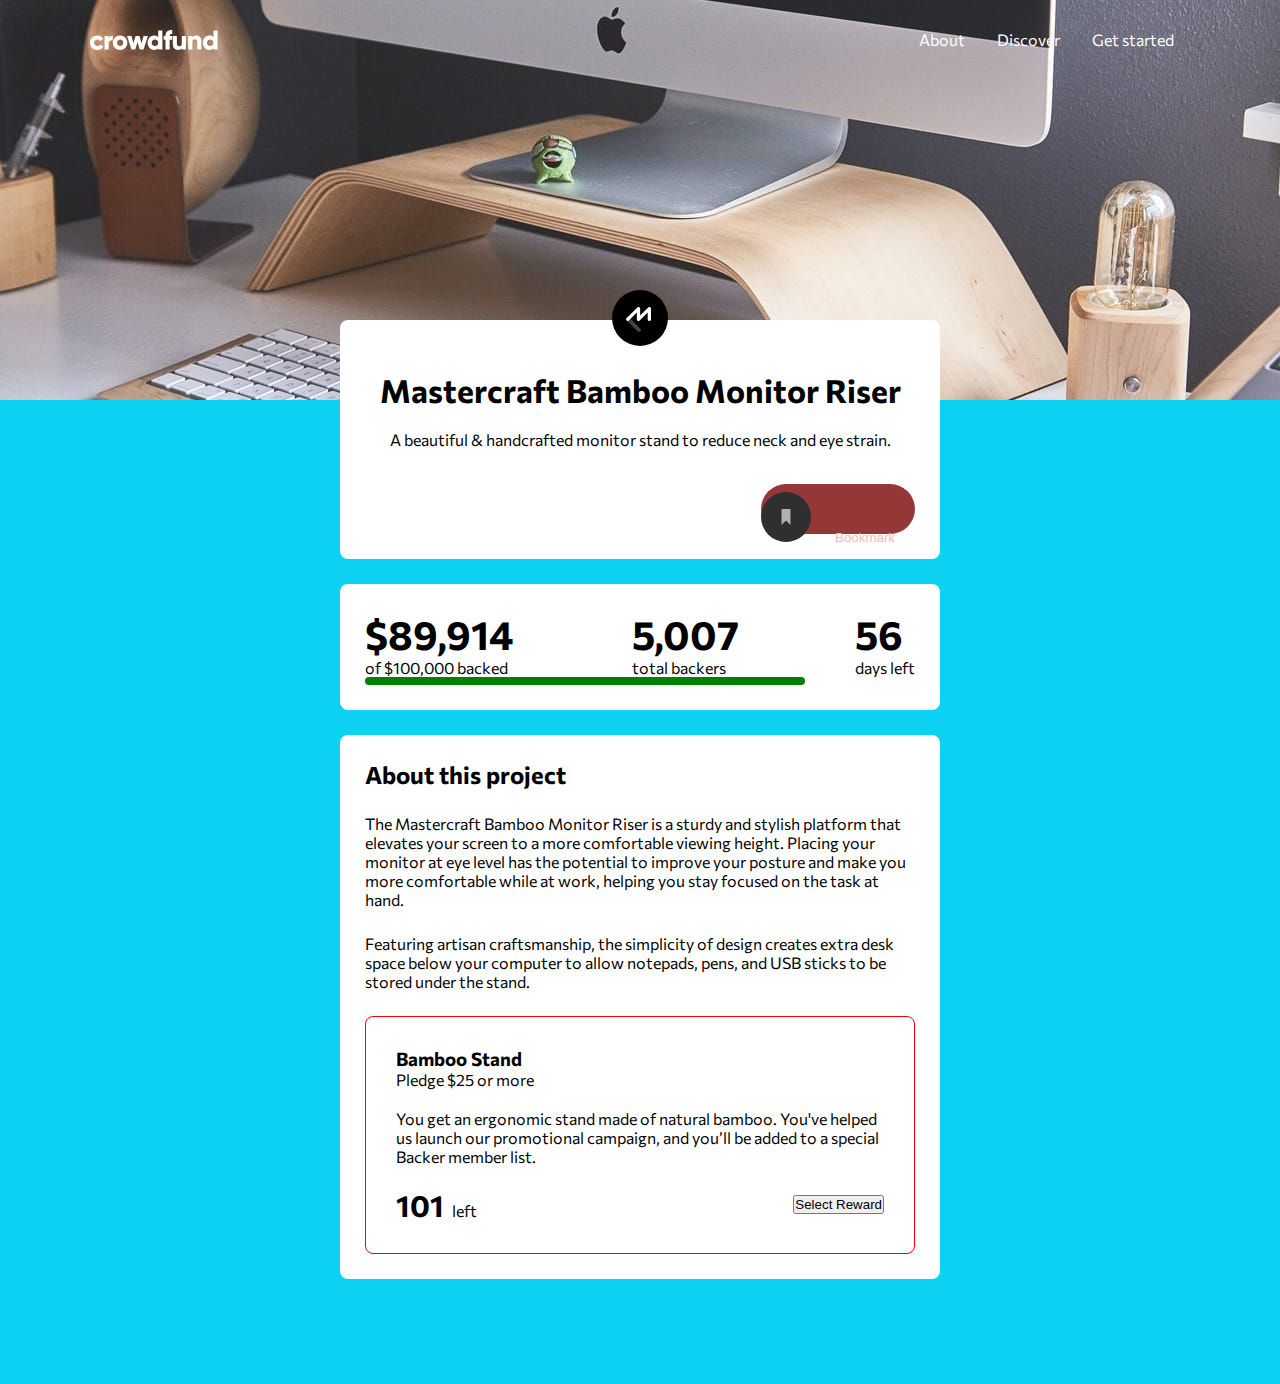
<file: index.html>
<!DOCTYPE html>
<html lang="en">
<head>
  <meta charset="UTF-8">
  <meta name="viewport" content="width=device-width, initial-scale=1.0"> <!-- displays site properly based on user's device -->

  <link rel="icon" type="image/png" sizes="32x32" href="./images/favicon-32x32.png">
  
  <title>Frontend Mentor | Crowdfunding product page</title>
  
  <link rel="stylesheet" href="./asset/css/style.css">


</head>
<body>
   <header style="background-image :url(./asset/images/image-hero-desktop.jpg)">
    <div class="header-container">
     <div class="logo">
       <a href="index.html">
         <img src="./asset/images/logo.svg" alt="Crowdfunding">
       </a>

     </div>
     <nav class="navigation">
       <ul class="list-items">
         <li class="list-item"><a class="nav-link" href="#">About</a></li>
         <li class="list-item"><a class="nav-link" href="#">Discover</a></li>
         <li class="list-item"><a class="nav-link" href="#">Get started</a></li>

       </ul>

     </nav>
    </div>
   </header>


      <div class="container">
         <div class="secondary-logo">
         <img src="./asset/images/logo-mastercraft.svg" alt="Mastercraft">
         </div>

      <div class="section-heading">
        <h1>Mastercraft Bamboo Monitor Riser</h1>
        <p>A beautiful & handcrafted monitor stand to reduce neck and eye strain.</p>
      </div>

     <div class="buttons">
       <button class="btn btn-primary">Back this project</button>
       <button class="btn btn-secondary">
         <img src="./asset/images/icon-bookmark.svg" alt="Icon Bookmark"/>
         Bookmark</button>
       </div>
      </div>


     <div>
    <div class="container">
      <div class="amount-wrapper">
        <div class="amount-col">
        <strong> $89,914 </strong>
       of $100,000 backed
      
      </div>
      <div class="amount-wrapper">
        <div class="amount-col">
          <strong> 5,007</strong>
           total backers
          </div>
      </div>
      <div class="amount-wrapper">
        <div class="amount-col">
          <strong>   56</strong>
          days left
        </div>
     </div>
  </div>
      <div class="horizontal-bar">
         <div class="horizontal=bg">
           <div class="horizontal-bg2 ">

         </div>
        </div>
      </div>


   </div>

   
 <div class="container">
    <div class="project-details">
      <h2>About this project</h2>
   <p>The Mastercraft Bamboo Monitor Riser is a sturdy and stylish platform that elevates your screen 
    to a more comfortable viewing height. Placing your monitor at eye level has the potential to improve 
    your posture and make you more comfortable while at work, helping you stay focused on the task at hand.</p>
    <p> Featuring artisan craftsmanship, the simplicity of design creates extra desk space below your computer 
      to allow notepads, pens, and USB sticks to be stored under the stand.
      </p>
    </div>
 
    <div class="reward-wrapper">
      <div class="rewaed-header">
        <h3> Bamboo Stand</h3>
        <p>  Pledge $25 or more</p>
      </div>

      <p>You get an ergonomic stand made of natural bamboo. You've helped us launch our promotional campaign, and 
        you’ll be added to a special Backer member list.</p>

     <div class="reward-footer">
       <div class="reward-footer-left"><span>101</span>left</div>
       <button> Select Reward</button>
     </div>
    
     
    </div>
  </div>
      

     </div>
  

 
  
  
  </div>
</body>
</html>
</file>
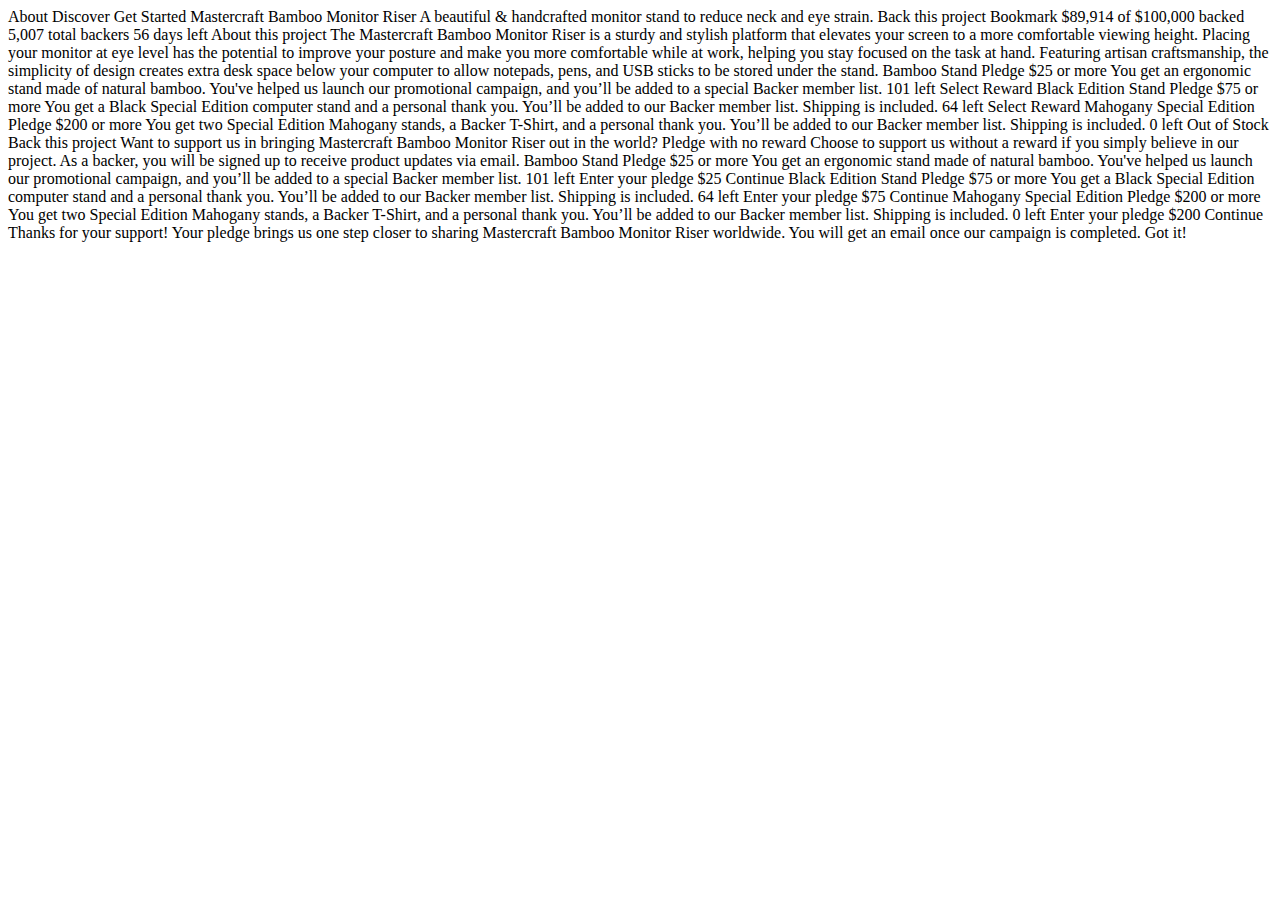
<file: index - Copy.html>
<!DOCTYPE html>
<html lang="en">
<head>
  <meta charset="UTF-8">
  <meta name="viewport" content="width=device-width, initial-scale=1.0"> <!-- displays site properly based on user's device -->

  <link rel="icon" type="image/png" sizes="32x32" href="./images/favicon-32x32.png">
  
  <title>Frontend Mentor | Crowdfunding product page</title>

  <!-- Feel free to remove these styles or customise in your own stylesheet 👍 -->
  <style>
    .attribution { font-size: 11px; text-align: center; }
    .attribution a { color: hsl(228, 45%, 44%); }
  </style>
</head>
<body>
  About
  Discover
  Get Started

  Mastercraft Bamboo Monitor Riser
  A beautiful & handcrafted monitor stand to reduce neck and eye strain.

  Back this project
  Bookmark

  $89,914 of $100,000 backed
  5,007 total backers
  56 days left

  About this project

  The Mastercraft Bamboo Monitor Riser is a sturdy and stylish platform that elevates your screen 
  to a more comfortable viewing height. Placing your monitor at eye level has the potential to improve 
  your posture and make you more comfortable while at work, helping you stay focused on the task at hand.

  Featuring artisan craftsmanship, the simplicity of design creates extra desk space below your computer 
  to allow notepads, pens, and USB sticks to be stored under the stand.
  
  Bamboo Stand
  Pledge $25 or more
  You get an ergonomic stand made of natural bamboo. You've helped us launch our promotional campaign, and 
  you’ll be added to a special Backer member list.
  101 left
  Select Reward

  Black Edition Stand
  Pledge $75 or more
  You get a Black Special Edition computer stand and a personal thank you. You’ll be added to our Backer 
  member list. Shipping is included.
  64 left
  Select Reward

  Mahogany Special Edition
  Pledge $200 or more
  You get two Special Edition Mahogany stands, a Backer T-Shirt, and a personal thank you. You’ll be added 
  to our Backer member list. Shipping is included.
  0 left
  Out of Stock

  <!-- Selection modal start -->

  Back this project
  Want to support us in bringing Mastercraft Bamboo Monitor Riser out in the world?

  Pledge with no reward
  Choose to support us without a reward if you simply believe in our project. As a backer, 
  you will be signed up to receive product updates via email.

  Bamboo Stand
  Pledge $25 or more
  You get an ergonomic stand made of natural bamboo. You've helped us launch our promotional campaign, and
  you’ll be added to a special Backer member list.
  101 left

  <!-- Selected pledge start -->
  Enter your pledge
  $25
  Continue
  <!-- Selected pledge end -->

  Black Edition Stand
  Pledge $75 or more
  You get a Black Special Edition computer stand and a personal thank you. You’ll be added to our Backer
  member list. Shipping is included.
  64 left

  <!-- Selected pledge start -->
  Enter your pledge
  $75
  Continue
  <!-- Selected pledge end -->

  Mahogany Special Edition
  Pledge $200 or more
  You get two Special Edition Mahogany stands, a Backer T-Shirt, and a personal thank you. You’ll be added
  to our Backer member list. Shipping is included.
  0 left

  <!-- Selected pledge  start -->
  Enter your pledge
  $200
  Continue
  <!-- Selected pledge end -->

  <!-- Selection modal end -->

  <!-- Success modal start -->

  Thanks for your support!
  Your pledge brings us one step closer to sharing Mastercraft Bamboo Monitor Riser worldwide. You will get
  an email once our campaign is completed.
  Got it!

  <!-- Success modal end -->
</body>
</html>
</file>
<file: asset/css/style.css>
@import url('https://fonts.googleapis.com/css2?family=Commissioner:wght@400;500;700&display=swap');


*{
      margin:0 ;
      padding: 0;
      box-sizing: border-box;
}
.root{
      --moderate-cyan: hsl(176, 50%, 47%);
      --dark-cyan: hsl(176, 72%, 28%);
      --black: hsl(0, 0%, 0%);
      --dark-gray: hsl(0, 0%, 48%);
      --bg-color:rgb( 188 188 188 /7%)

}
body{
      background-color: rgb(13, 209, 243);
      color: ver (--dark-gray);
      font-family: 'Commissioner', sans-serif;
      font-size: 16px;
}
h1, h2, h3, h4, h5, h6 {
      color: ver(--black);
}

header{
      background-repeat: no-repeat;
      background-size: cover;
      background-position: center;
      height: 400px;
}

.header-container{
      padding-top: 30px;
      width: 1100px;
      margin: 0 auto;
      display: flex;
      justify-content: space-between;
}
.list-items{
      list-style-type: none;
      display: flex;
}
.list-item{
      padding: 0 16px;

}
.nav-link{
      color: white;
      text-decoration: none;  
      transition: all 0.3s ease-in-out;    
}

.nav-link:hover {
      color: rgb(214,214,214);
}
.container{
      width: 600px;
      margin: 0 auto;
      background-color: #fff;
      /* margin-top:-80px; */
      position: relative;
      top: -80px;
      border-radius: 8px;
      padding: 25px;
      margin-bottom: 25px;
}
.secondary-logo{
      position: absolute;
      top: -30px;
      left: 50%;
      transform: translateX(-50%);
}
.section-heading{
      text-align: center;
      margin-top: 25px;
      margin-bottom: 35px;
}
.section-heading h1 {
      margin-bottom: 20px;
}
.buttons{
      display: flex;
      justify-content: space-between;

}
.btn {
      border:0;
      background-color: var(--dark-gray);
      border-radius: 100px;
      cursor: pointer;
      padding: 8px 20px;
      height: 50px;
      color:white;
      
}
.btn-primary{
      background-color: var(--moderate-cyan);
}
.btn-primary :hover {
            background-color: var(--moderate-cyan);
}
.btn-secondary{
      background-color: rgb(148, 55, 55);
      color: rgb(255, 185, 185);
      font-weight: 500;

}
.buttons button img{
      width: 50px;
      height: 50px;
      position: relative;
      left: -20px;
}
.buttons .bookmark {
      display: flex;
      align-items: center;
      justify-content: space-between;
}

.amount-wrapper{
      display: flex;
      justify-content: space-between;

}

.amount-col{
      border-right: 1px solid #fff;
}

.amount-col:last-child{
      border-right: 0px solid transparent;
}


.amount-col strong{
      font-size: 40px;
      color: hsl(0, 0%, 0%);
      display: block;
}

.horizontal-bar{
      position: relative;
}

.horizontal-bg{
      background-color:white;
}

.horizontal-bg2{
      background-color: green;
     
      width: 80%;
}
.horizontal-bg,.horizontal-bg2{
      height: 8px;
      border-radius: 30px;

}
/*PROJECT DETAILS*/
.project-details h2,
.project-details p{
      margin-bottom: 25px;


}
.project-details{

}
/*REWARD CARD*/
.reward-wrapper{
     border: 1px solid red;
     border-radius: 8px;
     padding: 30px;
}
.reward-header {
      display: flex;
      justify-content: space-between;
      align-items: center;
      margin-bottom: 20px;

}
.reward-wrapper p{
      margin-bottom: 20px;

}

.reward-footer{
      display: flex;
      align-items: center;
      justify-content: space-between;
}
.reward-footer-left span{
      font-size: 30px;
      color: black;
      font-weight: 700;
      margin-right: 8px;
}
</file>
